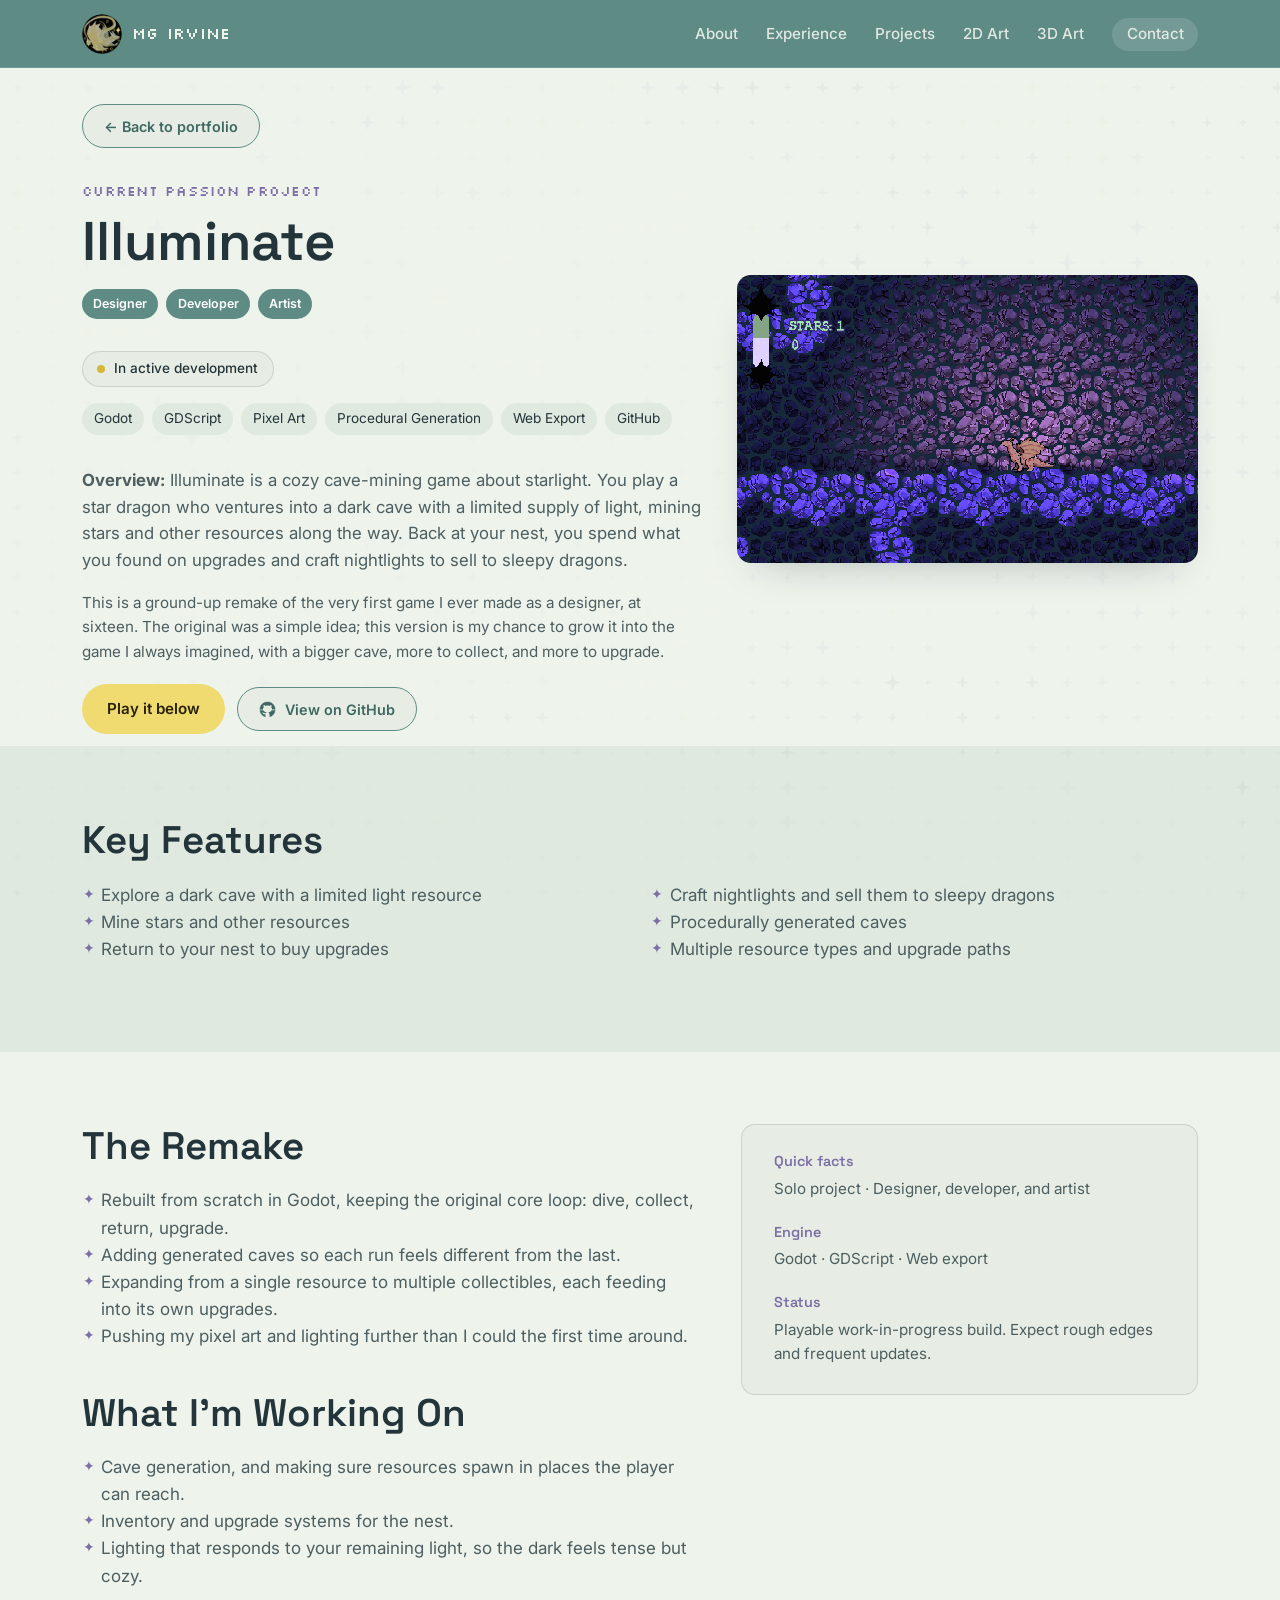
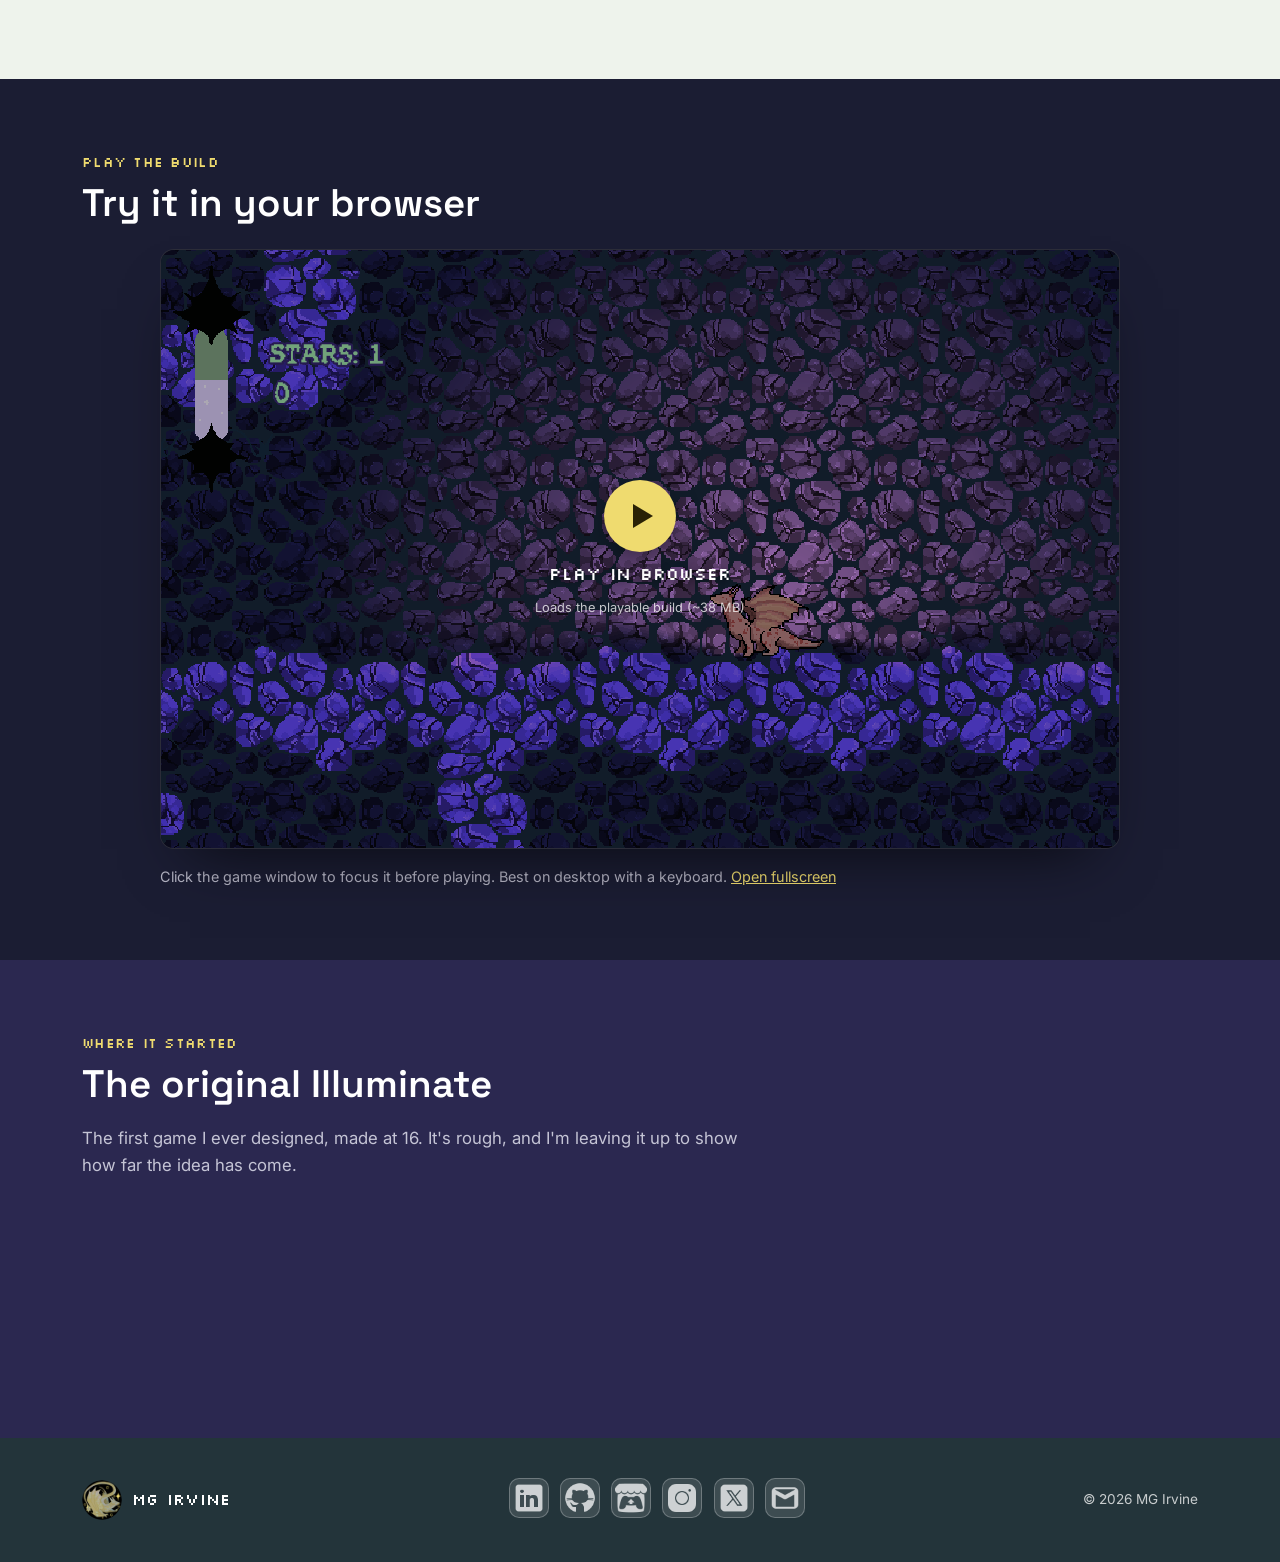
<file: html5up-story/illuminate.html>
<!DOCTYPE html>
<html lang="en">
<head>
	<meta charset="utf-8" />
	<meta name="viewport" content="width=device-width, initial-scale=1" />
	<title>Illuminate - MG Irvine</title>
	<meta name="description" content="Project page: Illuminate, a Godot remake of the first game I ever designed. Play a star dragon who mines stars in a dark cave and crafts nightlights for sleepy dragons." />
	<link rel="icon" type="image/png" href="images/irvine_imgs/dragon_favicon.png" />
	<link rel="preconnect" href="https://fonts.googleapis.com" />
	<link rel="preconnect" href="https://fonts.gstatic.com" crossorigin />
	<link href="https://fonts.googleapis.com/css2?family=Silkscreen:wght@400;700&family=Space+Grotesk:wght@400;500;600;700&family=Inter:wght@400;500;600&display=swap" rel="stylesheet" />
	<link rel="stylesheet" href="assets/css/main.css" />
</head>
<body>

	<a class="skip-link" href="#main">Skip to content</a>

	<header class="site-header">
		<div class="header-inner">
			<a href="index.html" class="brand">
				<img src="images/irvine_imgs/pfp.png" alt="" class="brand-mark" width="40" height="40" />
				<span class="brand-text">MG Irvine</span>
			</a>
			<button class="nav-toggle" id="navToggle" aria-expanded="false" aria-controls="primaryNav" aria-label="Toggle navigation">
				<span></span><span></span><span></span>
			</button>
			<nav class="primary-nav" id="primaryNav">
				<ul>
					<li><a href="index.html#about">About</a></li>
					<li><a href="index.html#experience">Experience</a></li>
					<li><a href="index.html#projects">Projects</a></li>
					<li><a href="index.html#art-2d">2D Art</a></li>
					<li><a href="index.html#art-3d">3D Art</a></li>
					<li><a href="index.html#contact" class="nav-cta">Contact</a></li>
				</ul>
			</nav>
		</div>
	</header>

	<main id="main">

		<!-- ===== Intro ===== -->
		<section class="section section-case-top">
			<div class="section-inner case-hero">
				<div class="case-hero-copy">
					<a href="index.html#now-building" class="button button-outline case-back">&larr; Back to portfolio</a>

					<p class="eyebrow">Current Passion Project</p>
					<h1 class="case-title">Illuminate</h1>
					<p class="role-tags">
						<span>Designer</span><span>Developer</span><span>Artist</span>
					</p>
					<p class="status-pill"><span class="status-dot" aria-hidden="true"></span>In active development</p>

					<ul class="chip-row case-chips">
						<li>Godot</li><li>GDScript</li><li>Pixel Art</li><li>Procedural Generation</li><li>Web Export</li><li>GitHub</li>
					</ul>

					<p class="case-lede">
						<strong>Overview:</strong> Illuminate is a cozy cave-mining game about starlight. You play
						a star dragon who ventures into a dark cave with a limited supply of light, mining stars
						and other resources along the way. Back at your nest, you spend what you found on upgrades
						and craft nightlights to sell to sleepy dragons.
					</p>

					<p class="case-sub">
						This is a ground-up remake of the very first game I ever made as a designer, at sixteen.
						The original was a simple idea; this version is my chance to grow it into the game I
						always imagined, with a bigger cave, more to collect, and more to upgrade.
					</p>

					<div class="button-row case-actions">
						<a href="#play" class="button button-primary">Play it below</a>
						<a href="https://github.com/mgirvine21/IlluminateRemake" target="_blank" rel="noopener" class="button button-outline button-with-icon">
						<span class="icon icon-github" aria-hidden="true"></span>View on GitHub<span class="sr-only"> (opens in a new tab)</span></a>
					</div>
				</div>

				<div class="case-hero-media case-hero-media-pixel">
					<img src="images/irvine_imgs/GAMES/ILLUMINATE/gameshot-illuminate.png" alt="Pixel-art screenshot of Illuminate: a small dragon standing in a glowing purple cave beside two geese" width="1280" height="800" fetchpriority="high" />
				</div>
			</div>
		</section>

		<!-- ===== Key features ===== -->
		<section class="section section-alt">
			<div class="section-inner">
				<h2>Key Features</h2>
				<ul class="feature-list feature-list-cols">
					<li>Explore a dark cave with a limited light resource</li>
					<li>Mine stars and other resources</li>
					<li>Return to your nest to buy upgrades</li>
					<li>Craft nightlights and sell them to sleepy dragons</li>
					<li>Procedurally generated caves</li>
					<li>Multiple resource types and upgrade paths</li>
				</ul>
			</div>
		</section>

		<!-- ===== Remake details ===== -->
		<section class="section">
			<div class="section-inner about-grid">
				<div>
					<h2>The Remake</h2>
					<ul class="feature-list case-list">
						<li>Rebuilt from scratch in Godot, keeping the original core loop: dive, collect, return, upgrade.</li>
						<li>Adding generated caves so each run feels different from the last.</li>
						<li>Expanding from a single resource to multiple collectibles, each feeding into its own upgrades.</li>
						<li>Pushing my pixel art and lighting further than I could the first time around.</li>
					</ul>

					<h2 class="case-heading-spaced">What I'm Working On</h2>
					<ul class="feature-list case-list">
						<li>Cave generation, and making sure resources spawn in places the player can reach.</li>
						<li>Inventory and upgrade systems for the nest.</li>
						<li>Lighting that responds to your remaining light, so the dark feels tense but cozy.</li>
					</ul>
				</div>

				<div class="skills-panel">
					<h3>Quick facts</h3>
					<p class="skills-list">Solo project · Designer, developer, and artist</p>
					<h3>Engine</h3>
					<p class="skills-list">Godot · GDScript · Web export</p>
					<h3>Status</h3>
					<p class="skills-list">Playable work-in-progress build. Expect rough edges and frequent updates.</p>
				</div>
			</div>
		</section>

		<!-- ===== Playable build (click-to-play, handled by main.js) ===== -->
		<section class="section section-play" id="play" aria-labelledby="play-title">
			<div class="section-inner">
				<p class="eyebrow">Play the Build</p>
				<h2 id="play-title">Try it in your browser</h2>

				<div class="game-embed" id="gameEmbed" data-src="https://illuminate-remake.vercel.app/Illuminate_Remake.html" data-title="Illuminate - playable game build">
					<button type="button" class="game-launch" id="gameLaunch" aria-describedby="gameLaunchHint">
						<img src="images/irvine_imgs/GAMES/ILLUMINATE/gameshot-illuminate.png" alt="" width="1280" height="800" loading="lazy" />
						<span class="game-launch-overlay">
							<span class="game-launch-icon" aria-hidden="true"></span>
							<span class="game-launch-label">Play in browser</span>
							<span class="game-launch-hint" id="gameLaunchHint">Loads the playable build (~38&nbsp;MB)</span>
						</span>
					</button>
				</div>

				<p class="play-note">
					Click the game window to focus it before playing. Best on desktop with a keyboard.
					<a href="https://illuminate-remake.vercel.app/Illuminate_Remake.html" target="_blank" rel="noopener">Open fullscreen<span class="sr-only"> (opens in a new tab)</span></a>
				</p>
			</div>
		</section>

		<!-- Optional: the original game, as a before/after.
		     Uncomment and swap in your itch.io widget URL (itch.io > your game > Distribute > Embed widget). -->
		<section class="section section-original">
	<div class="section-inner">
		<p class="eyebrow">Where it started</p>
		<h2>The original Illuminate</h2>
		<p class="case-lede">
			The first game I ever designed, made at 16. It's rough, and I'm leaving it up
			to show how far the idea has come.
		</p>
		<iframe class="itch-embed"
			src="https://itch.io/embed/730247?dark=true&amp;bg_color=1b1d33&amp;fg_color=e7e6f3&amp;link_color=efdb6f&amp;border_color=7c6fa6"
			title="Original Illuminate on itch.io" loading="lazy">
			<a href="https://wyrmwings.itch.io/illuminate">[My Very First Game] Illuminate Demo by MG</a>
		</iframe>
	</div>
</section>
	</main>

	<footer class="site-footer">
		<div class="section-inner footer-inner">
			<a href="index.html" class="brand">
				<img src="images/irvine_imgs/pfp.png" alt="" class="brand-mark" width="32" height="32" />
				<span class="brand-text">MG Irvine</span>
			</a>
			<ul class="social-row" aria-label="Social links">
				<li><a href="https://www.linkedin.com/in/mg-irvine-a17644217/" target="_blank" rel="noopener" aria-label="LinkedIn"><span class="icon icon-linkedin"></span></a></li>
				<li><a href="https://github.com/mgirvine21" target="_blank" rel="noopener" aria-label="Github"><span class="icon icon-github"></span></a></li>
				<li><a href="https://wyrmwings.itch.io/" target="_blank" rel="noopener" aria-label="Itch.io"><span class="icon icon-itch"></span></a></li>
				<li><a href="https://www.instagram.com/wyrmwings/?hl=en" target="_blank" rel="noopener" aria-label="Instagram"><span class="icon icon-instagram"></span></a></li>
				<li><a href="https://x.com/wyrmwings" target="_blank" rel="noopener" aria-label="Twitter / X"><span class="icon icon-x"></span></a></li>
				<li><a href="mailto:mgirvine21@gmail.com" aria-label="Email"><span class="icon icon-mail"></span></a></li>
			</ul>
			<p class="footer-note">&copy; 2026 MG Irvine</p>
		</div>
	</footer>

	<script src="assets/js/main.js" defer></script>
	<script src="assets/js/cursor-stars.js" defer></script>
	<script src="assets/js/bg-noise.js" defer></script>
</body>
</html>
</file>
<file: html5up-story/assets/css/main.css>
/* =========================================================
   MG Irvine — Portfolio
   Table of contents:
   1. Tokens & reset
   2. Base typography
   3. Layout helpers
   4. Header / nav
   5. Hero
   6. About / skills
   7. Experience timeline (collapsible)
   8. Projects (spotlights + grid)
   9. Galleries
   10. Contact /a footer (icons)
   11. Buttons & chips
   12. Motion & responsive
   13. Case-study hero + masonry gallery + lightbox
   14. Embeds (video / playable demos)
   15. How-to (Explore / Run locally)
   16. Game detail page (illuminate.html)
   ========================================================= */

/* ---------- 1. Tokens & reset ---------- */
:root {
	--bg: #eef3ec;
	--bg-alt: #dfe9df;
	--surface: #dfe7db80;
	--header: #5f8b85;
	--header-ink: #eef3ec;
	--ink: #23343a;
	--ink-soft: #4c5e60;
	--gold: #efdb6f;
	--violet: #7c6fa6;
	--line: rgba(35, 52, 58, 0.14);
	--shadow: 0 18px 40px -24px rgba(23, 40, 40, 0.35);

	--font-display: 'Space Grotesk', sans-serif;
	--font-body: 'Inter', sans-serif;
	--font-pixel: 'Silkscreen', monospace;

	--max: 1180px;
	--radius: 14px;
}

* { box-sizing: border-box; }
html { scroll-behavior: smooth; }

@media (prefers-reduced-motion: reduce) {
	html { scroll-behavior: auto; }
	* { animation-duration: 0.001ms !important; transition-duration: 0.001ms !important; }
}

body {
	margin: 0;
	background: var(--bg);
	color: var(--ink);
	font-family: var(--font-body);
	font-size: 17px;
	line-height: 1.6;
	-webkit-font-smoothing: antialiased;
}

img { max-width: 100%; display: block; }
a { color: inherit; }

.skip-link {
	position: absolute;
	left: -999px;
	top: 0;
	background: var(--header);
	color: #fff;
	padding: 0.75em 1.25em;
	z-index: 200;
}
.skip-link:focus { left: 1rem; top: 1rem; }

:focus-visible {
	outline: 2px solid var(--gold);
	outline-offset: 3px;
}

/* ---------- 2. Base typography ---------- */
h1, h2, h3, h4 {
	font-family: var(--font-display);
	font-weight: 600;
	line-height: 1.15;
	margin: 0 0 0.5em;
	color: var(--ink);
}
h2 { font-size: clamp(1.9rem, 3vw, 2.6rem); }
h3 { font-size: 1.3rem; }
p { margin: 0 0 1em; max-width: 62ch; }
p:last-child { margin-bottom: 0; }

.eyebrow {
	font-family: var(--font-pixel);
	font-size: 0.85rem;
	letter-spacing: 0.02em;
	color: var(--violet);
	margin: 0 0 0.6em;
}

/* ---------- 3. Layout helpers ---------- */
.sr-only {
	position: absolute;
	width: 1px;
	height: 1px;
	padding: 0;
	margin: -1px;
	overflow: hidden;
	clip: rect(0, 0, 0, 0);
	white-space: nowrap;
	border: 0;
}

.section { padding: 4.5rem 0; }

/* Star field sits above section backgrounds but beneath all content. */
.bg-stars {
	position: fixed;
	inset: 0;
	z-index: 1;
	pointer-events: none;
	/*mix-blend-mode: multiply;*/
}
.section-inner,
.hero-inner {
	position: relative;
	z-index: 1;
}
.section-alt { background: var(--bg-alt); }
.section-inner {
	max-width: var(--max);
	margin: 0 auto;
	padding: 0 2rem;
}

/* ---------- 4. Header / nav ---------- */
.site-header {
	position: sticky;
	top: 0;
	z-index: 100;
	background: var(--header);
	color: var(--header-ink);
	border-bottom: 1px solid rgba(255,255,255,0.12);
}
.header-inner {
	max-width: var(--max);
	margin: 0 auto;
	padding: 0.85rem 2rem;
	display: flex;
	align-items: center;
	justify-content: space-between;
	gap: 1.5rem;
}
.brand {
	display: flex;
	align-items: center;
	gap: 0.6rem;
	text-decoration: none;
	color: var(--header-ink);
}
.brand-mark {
	width: 40px;
	height: 40px;
	border-radius: 50%;
	object-fit: cover;
}
.brand-text {
	font-family: var(--font-pixel);
	font-size: 1rem;
	letter-spacing: 0.02em;
}
.primary-nav ul {
	list-style: none;
	display: flex;
	gap: 1.75rem;
	margin: 0;
	padding: 0;
}
.primary-nav a {
	text-decoration: none;
	font-weight: 500;
	font-size: 0.95rem;
	color: var(--header-ink);
	opacity: 0.9;
	padding: 0.4rem 0;
	border-bottom: 2px solid transparent;
	transition: border-color 0.2s ease, opacity 0.2s ease;
}
.primary-nav a:hover { opacity: 1; border-bottom-color: var(--gold); }
.nav-cta {
	background: rgba(255,255,255,0.15);
	padding: 0.4rem 0.9rem !important;
	border-radius: 999px;
}

.nav-toggle {
	display: none;
	flex-direction: column;
	justify-content: center;
	gap: 5px;
	width: 40px;
	height: 40px;
	background: none;
	border: none;
	cursor: pointer;
}
.nav-toggle span {
	display: block;
	width: 100%;
	height: 2px;
	background: var(--header-ink);
}

/* ---------- 5. Hero ---------- */
.hero {
	padding: 3rem 0 3.5rem;
	background: linear-gradient(180deg, var(--bg-alt), var(--bg));
	overflow: hidden;
}
.hero-inner {
	max-width: var(--max);
	margin: 0 auto;
	padding: 0 2rem;
	display: grid;
	grid-template-columns: 1.1fr 0.9fr;
	align-items: center;
	gap: 2.25rem;
}
.hero h1 {
	font-size: clamp(3rem, 6vw, 4.5rem);
	margin-bottom: 0.3em;
}
.hero-lede {
	font-size: 1.2rem;
	color: var(--ink-soft);
	max-width: 46ch;
}
.hero-facts {
	list-style: none;
	margin: 1.5rem 0;
	padding: 0;
	display: grid;
	gap: 0.5rem;
}
.hero-facts li {
	position: relative;
	padding-left: 1.35rem;
	font-size: 0.95rem;
	color: var(--ink-soft);
}
.timeline-what ul,
.feature-list {
	list-style: none;
}
.timeline-what li,
.feature-list li {
	position: relative;
}
.hero-facts li::before,
.timeline-what li::before,
.feature-list li::before {
	content: "\2726";
	position: absolute;
	left: -1.15rem;
	top: 0;
	color: var(--violet);
	font-size: 0.85em;
	line-height: inherit;
}
.hero-facts li::before { left: 0.1rem; }
.feature-list li { break-inside: avoid; }
.hero-facts a { color: var(--violet); text-decoration: underline; text-underline-offset: 2px; }
.hero-actions { display: flex; gap: 0.9rem; flex-wrap: wrap; margin: 1.75rem 0; }

.hero-art { display: flex; justify-content: center; }
.hero-dragon {
	width: min(420px, 100%);
	border-radius: 50%;
	box-shadow: var(--shadow);
	animation: float 7s ease-in-out infinite;
}
@keyframes float {
	0%, 100% { transform: translateY(0); }
	50% { transform: translateY(-14px); }
}

.social-row {
	list-style: none;
	display: flex;
	gap: 0.7rem;
	padding: 0;
	margin: 0;
}
.social-row a {
	width: 38px;
	height: 38px;
	border-radius: 50%;
	border: 1px solid var(--line);
	display: flex;
	align-items: center;
	justify-content: center;
	text-decoration: none;
	font-family: var(--font-pixel);
	font-size: 0.85rem;
	color: var(--ink-soft);
	transition: background 0.2s ease, color 0.2s ease;
}
.social-row a:hover { background: var(--header); color: #fff; }

/* ---------- 6. About / skills ---------- */
.about-grid {
	display: grid;
	grid-template-columns: 1.15fr 0.85fr;
	gap: 2.5rem;
	align-items: start;
}
.skills-panel {
	background: var(--surface);
	border: 1px solid var(--line);
	border-radius: var(--radius);
	padding: 1.75rem 2rem;
}
.skills-panel h3 {
	font-size: 0.9rem;
	text-transform: none;
	color: var(--violet);
	margin-top: 1.4rem;
}
.skills-panel h3:first-child { margin-top: 0; }
.skills-list { color: var(--ink-soft); font-size: 0.95rem; }

.chip-row {
	list-style: none;
	display: flex;
	flex-wrap: wrap;
	gap: 0.5rem;
	padding: 0;
	margin: 0.4rem 0 0;
}
.chip-row li {
	font-size: 0.85rem;
	padding: 0.3rem 0.75rem;
	border-radius: 999px;
	background: var(--bg-alt);
	color: var(--ink);
}

/* ---------- 7. Experience timeline (collapsible) ---------- */
.timeline {
	list-style: none;
	margin: 1.75rem 0 0;
	padding: 0;
	border-left: 2px solid var(--line);
}
.timeline-item {
	padding: 0 0 0 2rem;
	position: relative;
}
.timeline-item::before {
	content: "";
	position: absolute;
	left: -7px;
	top: 1.15rem;
	width: 12px;
	height: 12px;
	border-radius: 50%;
	background: var(--gold);
	border: 2px solid var(--bg-alt);
}
.timeline-details {
	border-bottom: 1px solid var(--line);
}
.timeline-item:last-child .timeline-details { border-bottom: none; }

/* Reset native <details>/<summary> chrome so it matches the site style */
.timeline-summary {
	list-style: none;
	cursor: pointer;
	display: flex;
	flex-wrap: wrap;
	align-items: center;
	column-gap: 0.85rem;
	row-gap: 0.2rem;
	padding: 0.85rem 1.75rem 0.85rem 0;
	position: relative;
}
.timeline-summary::-webkit-details-marker { display: none; }
.timeline-summary:focus-visible { outline-offset: 4px; }

.timeline-date {
	order: 0;
	font-family: var(--font-pixel);
	font-size: 0.8rem;
	color: var(--violet);
	white-space: nowrap;
}
.timeline-title {
	order: 1;
	font-family: var(--font-display);
	font-weight: 600;
	font-size: 1.1rem;
	transition: color 0.2s ease;
}
.timeline-summary:hover .timeline-title { color: var(--header); }
.timeline-role {
	order: 2;
	flex-basis: 100%;
	color: var(--ink-soft);
	font-weight: 500;
	font-size: 0.92rem;
}

/* Chevron indicator: closed points down, open points up */
.timeline-summary::after {
	content: "";
	order: 3;
	position: absolute;
	right: 0.15rem;
	top: 1.35rem;
	width: 9px;
	height: 9px;
	border-right: 2px solid var(--ink-soft);
	border-bottom: 2px solid var(--ink-soft);
	transform: rotate(45deg);
	transition: transform 0.2s ease;
}
.timeline-details[open] .timeline-summary::after {
	transform: rotate(-135deg);
	top: 1.55rem;
}

.timeline-what { padding: 0 0 1.15rem; }
.timeline-what ul { margin: 0; padding-left: 1.2rem; color: var(--ink-soft); }
.timeline-what li { margin-bottom: 0.4em; }

/* ---------- 8. Projects ---------- */
.spotlight {
	display: grid;
	grid-template-columns: 1fr 1fr;
	gap: 2.25rem;
	align-items: center;
	margin: 2.5rem 0;
}
.spotlight-reverse .spotlight-media { order: 2; }
.spotlight-reverse .spotlight-copy { order: 1; }
.spotlight-media img { min-width: 0; }
.spotlight-media img {
	border-radius: var(--radius);
	box-shadow: var(--shadow);
	width: 100%;
	aspect-ratio: 4 / 3;
	object-fit: cover;
}
.spotlight-media-contain img {
	object-fit: contain;
	background: var(--surface);
	padding: .2rem;
}
.role-tags {
	display: flex;
	flex-wrap: wrap;
	gap: 0.5rem;
	margin: 0.6rem 0 1rem;
}
.role-tags span {
	font-size: 0.78rem;
	font-weight: 600;
	padding: 0.3rem 0.7rem;
	border-radius: 999px;
	background: var(--header);
	color: #fff;
}
.spotlight-copy p { color: var(--ink-soft); }
.spotlight-meta {
	font-size: 0.85rem;
	color: var(--violet);
	font-weight: 600;
	letter-spacing: 0.01em;
}

/* Current passion project */
.section-now {
	background: #1b1d33;
	color: #e7e6f3;
	position: relative;
	overflow: hidden;
}
.section-now::before {
	content: "";
	position: absolute;
	inset: 0;
	background: radial-gradient(60% 70% at 25% 40%, rgba(124, 111, 166, 0.35), transparent 70%);
	pointer-events: none;
}
.section-now .section-inner { position: relative; }
.section-now .eyebrow { color: var(--gold); }
.section-now h2 { color: #fff; margin: 0; }
.section-now .now-copy p { color: rgba(231, 230, 243, 0.82); }
.section-now .spotlight-meta { color: var(--gold); }
.section-now .role-tags span { background: rgba(255, 255, 255, 0.1); color: #fff; }
.section-now .button-ghost { background: #26294a; border-color: rgba(255, 255, 255, 0.28); color: #fff; box-shadow: none; }
.section-now .button-ghost:hover { background: #30345c; border-color: rgba(255, 255, 255, 0.45); }

.now-header {
	display: flex;
	align-items: flex-end;
	justify-content: space-between;
	gap: 1rem;
	flex-wrap: wrap;
	margin-bottom: 2rem;
}
.status-pill {
	display: inline-flex;
	align-items: center;
	gap: 0.55rem;
	margin: 0;
	padding: 0.4rem 0.9rem;
	border-radius: 999px;
	border: 1px solid rgba(255, 255, 255, 0.18);
	font-size: 0.85rem;
	font-weight: 500;
	color: #e7e6f3;
}
.status-dot {
	width: 0.5rem;
	height: 0.5rem;
	border-radius: 50%;
	background: var(--gold);
	box-shadow: 0 0 0 0 rgba(239, 219, 111, 0.6);
	animation: status-pulse 2s ease-out infinite;
}
@keyframes status-pulse {
	70% { box-shadow: 0 0 0 8px rgba(239, 219, 111, 0); }
	100% { box-shadow: 0 0 0 0 rgba(239, 219, 111, 0); }
}

.now-grid {
	display: grid;
	grid-template-columns: minmax(0, 1.6fr) minmax(0, 1fr);
	gap: 2.5rem;
	align-items: start;
}
.game-embed {
	position: relative;
	aspect-ratio: 16 / 10;
	border-radius: var(--radius);
	overflow: hidden;
	background: #0e0f1d;
	border: 1px solid rgba(255, 255, 255, 0.12);
	box-shadow: 0 30px 60px -30px rgba(0, 0, 0, 0.7);
}
.game-embed iframe {
	display: block;
	width: 100%;
	height: 100%;
	border: 0;
}
.game-launch {
	position: absolute;
	inset: 0;
	width: 100%;
	height: 100%;
	padding: 0;
	border: 0;
	background: none;
	cursor: pointer;
	color: #fff;
	font: inherit;
}
.game-launch img {
	width: 100%;
	height: 100%;
	object-fit: cover;
	image-rendering: pixelated;
	transition: transform 0.4s ease, filter 0.4s ease;
	filter: brightness(0.7);
}
.game-launch:hover img,
.game-launch:focus-visible img { transform: scale(1.03); filter: brightness(0.55); }
.game-launch:focus-visible { outline: 3px solid var(--gold); outline-offset: -3px; }
.game-launch-overlay {
	position: absolute;
	inset: 0;
	display: flex;
	flex-direction: column;
	align-items: center;
	justify-content: center;
	gap: 0.6rem;
	text-align: center;
}
.game-launch-icon {
	width: 4.5rem;
	height: 4.5rem;
	border-radius: 50%;
	background: var(--gold);
	position: relative;
	box-shadow: 0 10px 30px -8px rgba(0, 0, 0, 0.6);
	transition: transform 0.25s ease;
}
.game-launch-icon::after {
	content: "";
	position: absolute;
	top: 50%;
	left: 54%;
	transform: translate(-50%, -50%);
	border-style: solid;
	border-width: 0.8rem 0 0.8rem 1.3rem;
	border-color: transparent transparent transparent #2a2205;
}
.game-launch:hover .game-launch-icon { transform: scale(1.08); }
.game-launch-label {
	font-family: var(--font-pixel);
	font-size: 1.05rem;
	text-shadow: 0 2px 8px rgba(0, 0, 0, 0.6);
}
.game-launch-hint { font-size: 0.8rem; color: rgba(255, 255, 255, 0.75); }

.now-copy .role-tags { margin-top: 0; }
.now-notes {
	margin: 1.25rem 0;
	padding: 1rem 1.1rem;
	list-style: none;
	border-radius: 10px;
	background: rgba(255, 255, 255, 0.05);
	border: 1px solid rgba(255, 255, 255, 0.1);
	font-size: 0.88rem;
	color: rgba(231, 230, 243, 0.8);
	display: grid;
	gap: 0.35rem;
}
.now-actions { display: flex; gap: 0.75rem; flex-wrap: wrap; margin-top: 1.5rem; }

@media (max-width: 900px) {
	.now-grid { grid-template-columns: 1fr; gap: 1.75rem; }
}

.side-projects { margin-top: 0; }
.side-projects h3 { margin-bottom: 1.5rem; }
.project-grid {
	display: grid;
	grid-template-columns: repeat(auto-fill, minmax(260px, 1fr));
	gap: 1.5rem;
}

.project-card {
	transform-style: preserve-3d;
	will-change: transform;
	transform: perspective(800px);
	background: var(--surface);
	border: 1px solid var(--line);
	border-radius: var(--radius);
	overflow: hidden;
	text-decoration: none;
	color: var(--ink);
}

/* Remove the old translateY hover rule and replace with this so JS fully controls the transform */
.project-card:hover { box-shadow: var(--shadow); }

.project-card img {
	transform: translateZ(20px);
	width: 100%;
	aspect-ratio: 4 / 3;
	object-fit: contain;
	background: var(--bg-alt);
	padding: .2 rem;
	box-sizing: border-box;
}

.project-card-body { padding: 1.1rem 1.25rem 1.4rem; }
.project-card-role { font-size: 0.8rem; color: var(--violet); font-weight: 600; margin-bottom: 0.5em; }
.project-card-body p:last-child { font-size: 0.9rem; color: var(--ink-soft); }

.filter-bar {
	display: flex;
	flex-wrap: wrap;
	gap: 0.75rem;
	margin-bottom: 1.75rem;
}
.filter-button {
	display: inline-flex;
	align-items: center;
	justify-content: center;
	font-family: var(--font-body);
	font-weight: 600;
	font-size: 0.9rem;
	padding: 0.6rem 1.3rem;
	border-radius: 999px;
	border: 1px solid var(--header);
	background: transparent;
	color: var(--header);
	cursor: pointer;
	transition: transform 0.15s ease, background 0.2s ease, color 0.2s ease;
}
.filter-button:hover { transform: translateY(-2px); background: var(--surface); }
.filter-button.filter-active {
	background: var(--header);
	border-color: var(--header);
	color: #fff;
}
.filter-button.filter-active:hover { background: var(--header); }

/* ---------- 9. Galleries ---------- */
.gallery-group { margin-top: 2rem; }
.gallery-group:first-of-type { margin-top: 1.25rem; }
.gallery-group h3 { margin-bottom: 1rem; color: var(--ink-soft); font-size: 1.05rem; }
.gallery-grid {
	display: grid;
	grid-template-columns: repeat(auto-fill, minmax(200px, 1fr));
	gap: 1rem;
}
.gallery-item {
	display: block;
	border-radius: 10px;
	overflow: hidden;
	aspect-ratio: 1 / 1;
	background: var(--bg-alt);
	padding: 0.6rem;
	box-sizing: border-box;
}
.gallery-item img { width: 100%; height: 100%; object-fit: contain; transition: transform 0.4s ease; }
.gallery-item:hover img { transform: scale(1.06); }

.flipped-image {
    transform: scaleX(-1);
    -webkit-transform: scaleX(-1);
    -moz-transform: scaleX(-1);
    -o-transform: scaleX(-1);
}   

.reveal { opacity: 0; transform: translateY(16px); transition: opacity 0.6s ease, transform 0.6s ease; }
.reveal.is-visible { opacity: 1; transform: translateY(0); }

/* ---------- 10. Contact / footer ---------- */
.section-contact { background: var(--header); color: #fff; text-align: center; }
.section-contact .eyebrow { color: #d9e6c3; }
.section-contact h2 { color: #fff; }
.contact-inner { display: flex; flex-direction: column; align-items: center; }
.contact-inner p { color: rgba(255,255,255,0.85); }
.contact-links { display: flex; gap: 1rem; flex-wrap: wrap; justify-content: center; margin-top: 1rem; }
.section-contact .button-ghost { background: #557d77; border-color: rgba(255,255,255,0.45); color: #fff; box-shadow: none; }
.section-contact .button-ghost:hover { background: #4b706b; border-color: rgba(255,255,255,0.7); }

.site-footer { background: var(--ink); color: rgba(255,255,255,0.75); padding: 2.5rem 0; }
.footer-inner { display: flex; align-items: center; justify-content: space-between; flex-wrap: wrap; gap: 1rem; }
.site-footer .brand-text { color: #fff; }
.site-footer .social-row a { border-color: rgba(255,255,255,0.25); color: rgba(255,255,255,0.75); }
.footer-note { margin: 0; font-size: 0.85rem; }

.icon {
    display: inline-block;
    width: 32px;
    height: 32px;
    background-color: currentColor;
    -webkit-mask-repeat: no-repeat;
    mask-repeat: no-repeat;
    -webkit-mask-position: center;
    mask-position: center;
    -webkit-mask-size: contain;
    mask-size: contain;
}

.icon-linkedin  { -webkit-mask-image: url('../../images/icons/linkedin.png'); mask-image: url('../../images/icons/linkedin.png'); }
.icon-itch      { -webkit-mask-image: url('../../images/icons/itch.png'); mask-image: url('../../images/icons/itch.png'); }
.icon-github    { -webkit-mask-image: url('../../images/icons/github.png'); mask-image: url('../../images/icons/github.png'); }
.icon-instagram { -webkit-mask-image: url('../../images/icons/instagram.png'); mask-image: url('../../images/icons/instagram.png'); }
.icon-x         { -webkit-mask-image: url('../../images/icons/twitter.png'); mask-image: url('../../images/icons/twitter.png'); }
.icon-mail      { -webkit-mask-image: url('../../images/icons/gmail.png'); mask-image: url('../../images/icons/gmail.png'); }

.social-row a {
    display: inline-flex;
    align-items: center;
    justify-content: center;
    width: 40px;
    height: 40px;
    border-radius: 10px; /* rounded square — tweak this value to taste */
    background-color: rgba(255, 255, 255, 0.12);
    color: #5f8b85;
    transition: background-color 0.2s ease, transform 0.2s ease;
}

.social-row a:hover {
    background-color: #6fb3a8;
    transform: translateY(-2px);
}
/* ---------- 11. Buttons & chips ---------- */
.button {
	display: inline-flex;
	align-items: center;
	justify-content: center;
	padding: 0.75rem 1.5rem;
	border-radius: 999px;
	font-weight: 600;
	font-size: 0.95rem;
	text-decoration: none;
	border: 1px solid transparent;
	transition: transform 0.15s ease, background 0.2s ease, border-color 0.2s ease;
}
.button:hover { transform: translateY(-2px); }
.button-primary { background: var(--gold); color: #2a2205; }
.button-primary:hover { background: #e2c94a; }
.button-ghost { background: var(--surface); border-color: var(--line); color: var(--ink); box-shadow: 0 1px 2px rgba(23, 40, 40, 0.06); }
.button-ghost:hover { background: #fff; border-color: rgba(35, 52, 58, 0.28); }
.button-outline { background: var(--surface); border-color: var(--header); color: #3f6863; padding: 0.6rem 1.3rem; font-size: 0.9rem; }
.button-outline:hover { background: var(--header); color: #fff; }
.button-row { display: flex; flex-wrap: wrap; gap: 0.75rem; align-items: center; }
.button-with-icon { gap: 0.55rem; }
.button-with-icon .icon { width: 1.2em; height: 1.2em; }

.section-now .button-outline {
	background: transparent;
	border-color: rgba(255, 255, 255, 0.4);
	color: #fff;
}
.section-now .button-outline:hover {
	background: rgba(255, 255, 255, 0.12);
	border-color: rgba(255, 255, 255, 0.7);
	color: #fff;
}

/* ---------- 12. Motion & responsive ---------- */

/* Guard against any single element forcing horizontal scroll */
html, body { overflow-x: clip; }
img, svg { max-width: 100%; height: auto; }

/* ~1024px — tablet: tighten the outer rhythm, nothing restructures yet */
@media (max-width: 1024px) {
	.section { padding: 3.5rem 0; }
	.hero-inner { gap: 2rem; }
	.spotlight { gap: 2rem; }
	.about-grid { gap: 2rem; }
}

/* ~900px — stack the two-column layouts */
@media (max-width: 900px) {
	.hero-inner { grid-template-columns: 1fr; text-align: left; }
	.hero-art { order: -1; }
	.hero-dragon { width: 240px; }
	.hero-lede { max-width: 56ch; }

	.about-grid { grid-template-columns: 1fr; }

	.spotlight,
	.spotlight-reverse { grid-template-columns: 1fr; }
	.spotlight-reverse .spotlight-media,
	.spotlight-reverse .spotlight-copy { order: initial; }
	.spotlight-media img { aspect-ratio: 16 / 10; }
}

/* ~720px — nav collapses to a menu, section rhythm tightens further */
@media (max-width: 720px) {
	.nav-toggle { display: flex; }
	.primary-nav {
		position: absolute;
		top: 100%;
		left: 0;
		right: 0;
		background: var(--header);
		display: none;
		box-shadow: var(--shadow);
	}
	.primary-nav.is-open { display: block; }
	.primary-nav ul { flex-direction: column; gap: 0; padding: 0.5rem 1.25rem 1.25rem; }
	.primary-nav a { display: block; padding: 0.75rem 0; border-bottom: 1px solid rgba(255,255,255,0.12); }
	.primary-nav li:last-child a { border-bottom: none; }
	.nav-cta { display: inline-block; margin-top: 0.5rem; }

	.section { padding: 2rem 0; }
	.section-inner { padding: 0 1.25rem; }
	.header-inner { padding: 0.85rem 1.25rem; }

	.hero { padding: 2.25rem 0 2.75rem; }
	.hero h1 { font-size: clamp(2.5rem, 10vw, 3.4rem); }
	.hero-lede { font-size: 1.05rem; }

	.timeline-item { padding-left: 1.5rem; }
	.timeline-item::before { left: -6px; }

	.role-tags span { font-size: 0.72rem; padding: 0.28rem 0.6rem; }
	.gallery-grid { grid-template-columns: repeat(auto-fill, minmax(150px, 1fr)); gap: 0.75rem; }
	.project-grid { grid-template-columns: repeat(auto-fill, minmax(220px, 1fr)); gap: 1.1rem; }

	.footer-inner { flex-direction: column; text-align: center; }
}

/* ~560px — small phones: stack action groups, simplify spacing */
@media (max-width: 560px) {
	.section { padding: 2.75rem 0; }
	.section-inner { padding: 0 1.1rem; }

	.hero-actions,
	.contact-links { flex-direction: column; align-items: stretch; }
	.hero-actions .button,
	.contact-links .button { width: 100%; text-align: center; }

	.hero-facts li { font-size: 0.9rem; }

	.about-grid { gap: 1.75rem; }
	.skills-panel { padding: 1.5rem 1.35rem; }

	.spotlight { margin: 1.75rem 0; gap: 1.5rem; }
	.spotlight-copy h3 { font-size: 1.5rem; }

	.timeline { margin-top: 1.25rem; }
	.timeline-summary { padding-top: 0.7rem; padding-bottom: 0.7rem; }
	.timeline-title { font-size: 1rem; }

	.gallery-grid { grid-template-columns: repeat(auto-fill, minmax(130px, 1fr)); gap: 0.6rem; }
	.project-grid { grid-template-columns: 1fr; }

	.chip-row li { font-size: 0.8rem; padding: 0.28rem 0.65rem; }
}

/* ~380px — smallest phones: final tightening so nothing crowds the edge */
@media (max-width: 380px) {
	.section-inner { padding: 0 0.9rem; }
	.header-inner { padding: 0.7rem 0.9rem; }
	.brand-text { font-size: 0.85rem; }
	.hero h1 { font-size: 2.2rem; }
	.hero-dragon { width: 180px; }
	.eyebrow { font-size: 0.75rem; }
	.button { padding: 0.7rem 1.15rem; font-size: 0.9rem; }
	.gallery-grid { grid-template-columns: repeat(2, 1fr); }
	.gallery-item { padding: 0.4rem; }
}

/* ---------- 13. Case-study hero + masonry gallery + lightbox ---------- */

/* Two-column intro for case-study pages: copy left, feature image right.
   Fills the space that used to sit empty next to the title block. */
.case-hero {
	display: grid;
	grid-template-columns: 1.15fr 0.85fr;
	gap: 2rem;
	align-items: center;
}
.case-hero-copy .role-tags { margin-top: 0.75rem; }
.case-hero-media {
	display: flex;
	justify-content: center;
}
.case-hero-media img {
	width: 100%;
	border-radius: var(--radius);
	box-shadow: var(--shadow);
	aspect-ratio: 4 / 3;
	object-fit: cover;
}
.case-hero-media-contain img {
	object-fit: contain;
	background: var(--surface);
	padding: 0.5rem;
}

@media (max-width: 900px) {
	.case-hero { grid-template-columns: 1fr; }
	.case-hero-media { order: -1; }
}

/* Masonry gallery: for pages with 10+ images. Uses CSS columns instead of
   a row grid so every image keeps its natural aspect ratio (no cropping)
   and the layout packs tightly by height instead of wasting space on
   uniform tiles. Pairs with the lightbox below for full-size viewing. */
.masonry-gallery {
	columns: 3 280px;
	column-gap: 1rem;
}
.masonry-gallery img {
	width: 100%;
	display: block;
	margin: 0 0 0.75rem;
	border-radius: var(--radius);
	break-inside: avoid;
	box-shadow: var(--shadow);
	cursor: zoom-in;
	transition: transform 0.2s ease;
}
.masonry-gallery img:hover { transform: translateY(-2px); }

@media (max-width: 720px) {
	.masonry-gallery { columns: 2 160px; column-gap: 0.75rem; }
	.masonry-gallery img { margin-bottom: 0.75rem; }
}
@media (max-width: 480px) {
	.masonry-gallery { columns: 1; }
}

/* Lightbox: click any masonry image to view it full-size. */
.lightbox {
	position: fixed;
	inset: 0;
	z-index: 300;
	display: none;
	align-items: center;
	justify-content: center;
	padding: 2rem;
	background: rgba(20, 28, 28, 0.92);
}
.lightbox.is-open { display: flex; }
.lightbox img {
	max-width: 90vw;
	max-height: 90vh;
	border-radius: 10px;
	box-shadow: var(--shadow);
}
.lightbox-close {
	position: absolute;
	top: 1.5rem;
	right: 1.75rem;
	background: none;
	border: none;
	color: #fff;
	font-size: 2.25rem;
	line-height: 1;
	cursor: pointer;
	padding: 0.25rem 0.5rem;
}
.lightbox-close:hover { color: var(--gold); }
/* ---------- 14. Embeds (video / playable demos) ---------- */

/* 16:9 video embed (YouTube). Use inside .case-hero-media in place of an
   <img>, or standalone inside .embed-grid. */
.embed-frame {
	position: relative;
	width: 100%;
	aspect-ratio: 16 / 9;
	border-radius: var(--radius);
	overflow: hidden;
	box-shadow: var(--shadow);
	background: #10171a;
}
.embed-frame iframe {
	position: absolute;
	inset: 0;
	width: 100%;
	height: 100%;
	border: 0;
	display: block;
}

/* Taller aspect for playable p5.js sketches, whose canvases usually run
   closer to square/portrait than a video does. */
.embed-frame-sketch {
	aspect-ratio: 4 / 3;
}

/* Side-by-side embeds, e.g. two demo videos for one project. Stacks on
   small screens automatically. */
.embed-grid {
	display: grid;
	grid-template-columns: repeat(auto-fit, minmax(280px, 1fr));
	gap: 1.5rem;
}

/* Full-width, larger embed specifically for playable p5.js sketches.
   Keeps image-based case-hero pages untouched. */
.case-hero:has(.embed-frame-sketch) {
	grid-template-columns: 1fr;
	max-width: 1004px;
	margin: 0 auto;
	gap: 2.5rem;
}
.case-hero:has(.embed-frame-sketch) .case-hero-media {
	order: 1;
}
.embed-frame-sketch {
	aspect-ratio: 16 / 10;
	width: 100%;
	max-width: none; /* now bounded by the parent's 820px instead */
	margin: 0;
}

@media (max-width: 900px) {
	.case-hero:has(.embed-frame-sketch) .case-hero-media {
		order: 1;
	}
}

@media (max-width: 720px) {
	.embed-grid { gap: 1rem; }
}

/* ---------- 15. How-to (Explore / Run locally) ---------- */
.howto-grid {
	display: grid;
	grid-template-columns: 1fr 1fr;
	gap: 2.5rem;
	align-items: start;
}
.howto h3 { margin-bottom: 0.75rem; }
.howto-note {
	font-family: var(--font-body);
	font-size: 0.85rem;
	font-weight: 500;
	color: var(--ink-soft);
}
.howto ul,
.howto ol {
	margin: 0;
	padding-left: 1.2rem;
	color: var(--ink-soft);
}
.howto li { margin-bottom: 0.4em; }
.howto code {
	font-size: 0.9em;
	background: var(--bg-alt);
	padding: 0.1em 0.4em;
	border-radius: 6px;
}
.howto-trouble {
	margin-top: 1rem;
	color: var(--ink-soft);
}
.howto-trouble summary {
	cursor: pointer;
	font-weight: 500;
}
.howto-trouble[open] summary { margin-bottom: 0.5rem; }

@media (max-width: 900px) {
	.howto-grid { grid-template-columns: 1fr; gap: 1.75rem; }
}

/* ---------- 16. Game detail page (illuminate.html) ----------
   Append to the end of main.css. Replaces the inline styles used on
   peaceland.html so the layout can respond at small screen sizes. */
.section-original { background: #2b2850; color: #e7e6f3; }
.section-original .eyebrow { color: var(--gold); }
.section-original h2 { color: #fff; }
.section-original .case-lede { color: rgba(231, 230, 243, 0.82); }

.section-case-top { padding: 2.25rem 0 0.75rem; }
.case-back { margin-bottom: 2rem; }
.case-title {
	font-family: var(--font-display);
	font-size: clamp(2.4rem, 5vw, 3.4rem);
	margin-bottom: 0.3em;
}
.case-lede { max-width: 60ch; font-size: 1.05rem; color: var(--ink-soft); }
.case-sub { max-width: 60ch; font-size: 0.95rem; color: var(--ink-soft); margin-top: 1rem; }
.case-chips { margin: 1rem 0 2rem; }
.case-actions { margin-top: 1.25rem; }
.case-heading-spaced { margin-top: 2.5rem; }

/* Status pill was written for the dark "now building" band; give it a
   light-background version for the case-study hero. */
.case-hero .status-pill {
	margin-top: 1rem;
	color: var(--ink);
	background: var(--surface);
	border-color: var(--line);
}
.case-hero .status-dot { background: #d4b83a; }

/* Pixel-art hero: match the screenshot's 16:10 ratio (no cropping) and
   keep the pixels crisp instead of blurry when scaled. */
.case-hero-media-pixel img {
	aspect-ratio: 16 / 10;
	image-rendering: pixelated;
}

/* Two-column feature list that collapses to one column on phones. */
.feature-list-cols {
	columns: 2;
	column-gap: 2.5rem;
	padding-left: 1.2rem;
	color: var(--ink-soft);
}
.case-list { padding-left: 1.2rem; color: var(--ink-soft); }

/* Playable build band, dark to match the homepage "Current Passion Project". */
.section-play { background: #1b1d33; color: #e7e6f3; }
.section-play .eyebrow { color: var(--gold); }
.section-play h2 { color: #fff; }
.section-play .game-embed { max-width: 960px; margin: 1.5rem auto 0; }
.play-note {
	max-width: 960px;
	margin: 1rem auto 0;
	font-size: 0.9rem;
	color: rgba(231, 230, 243, 0.75);
}
.play-note a { color: var(--gold); }

/* itch.io widget (used if you add the original game). */
.itch-embed {
	display: block;
	width: 552px;
	max-width: 100%;
	height: 167px;
	border: 0;
	margin-top: 1.25rem;
}

@media (max-width: 720px) {
	.section-case-top { padding: 1.5rem 0 0.5rem; }
	.feature-list-cols { columns: 1; }
	.section-play .game-embed { margin-top: 1rem; }
}
</file>
